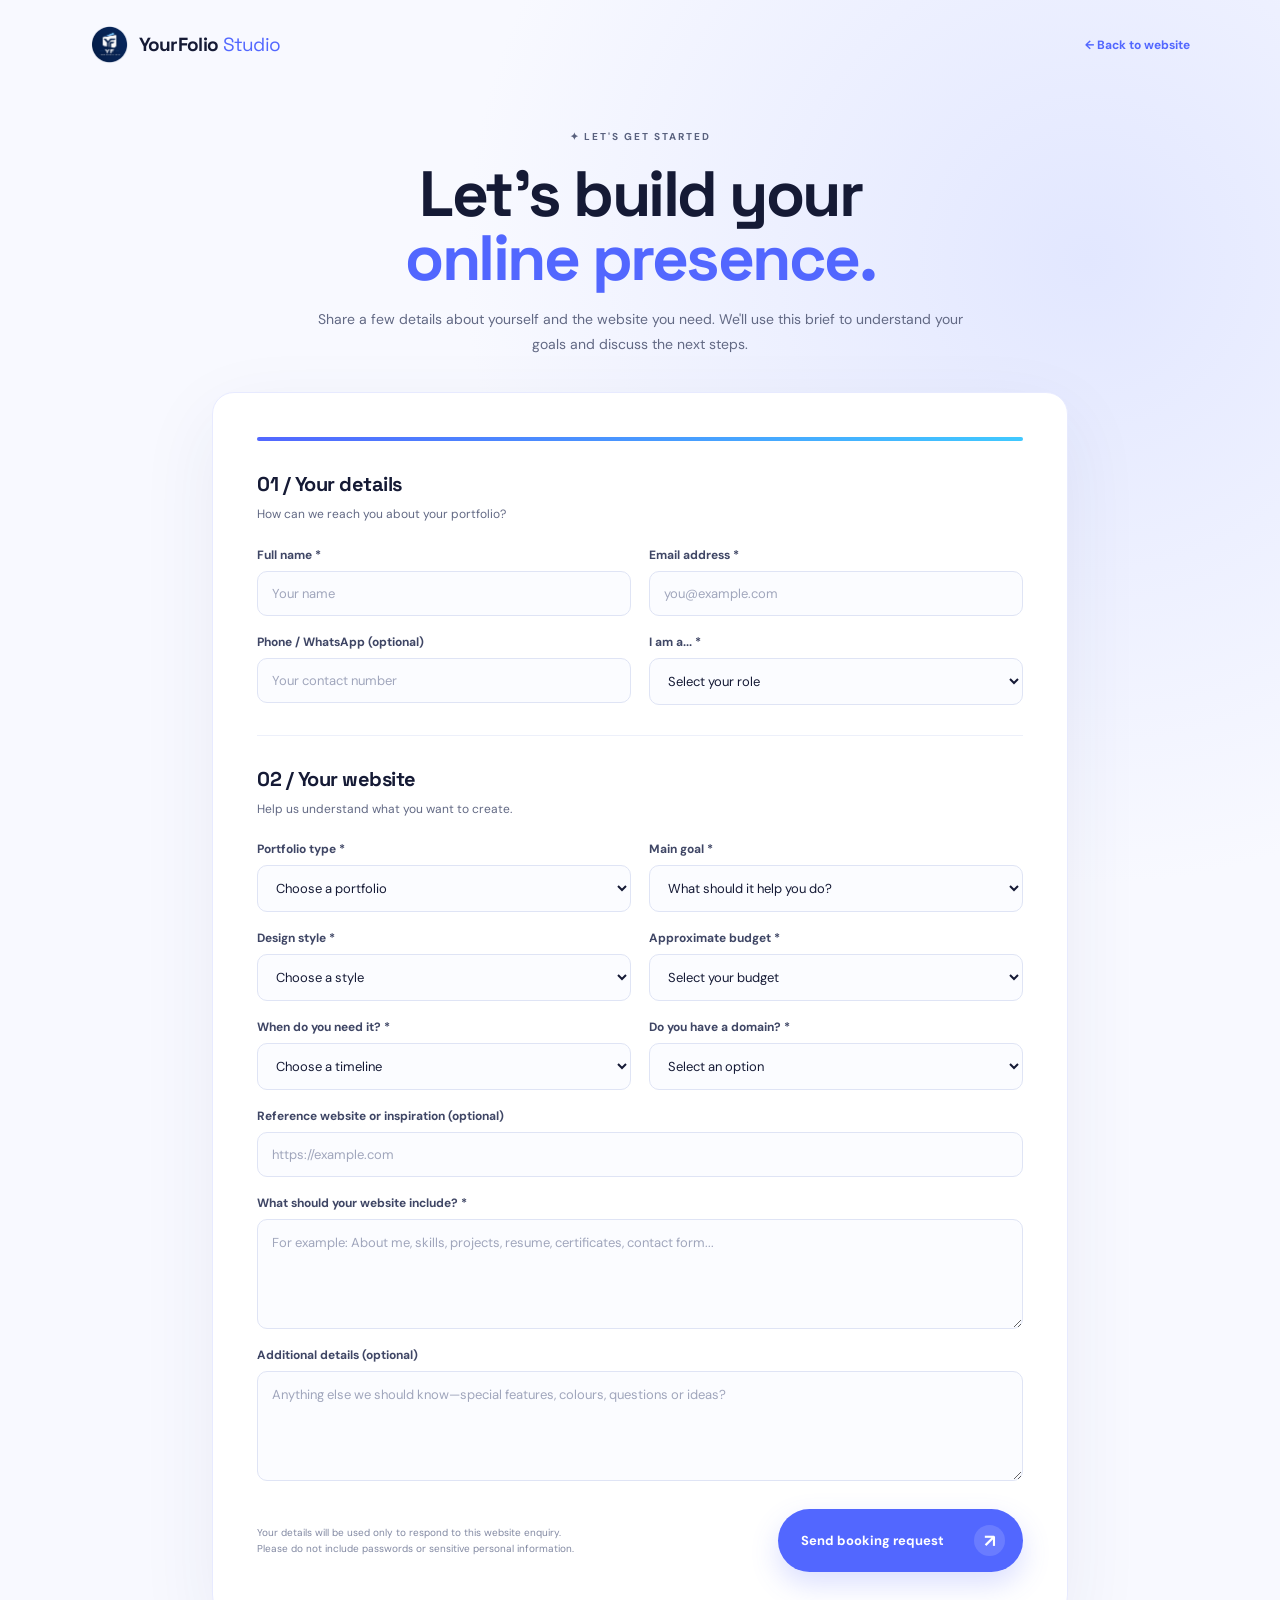
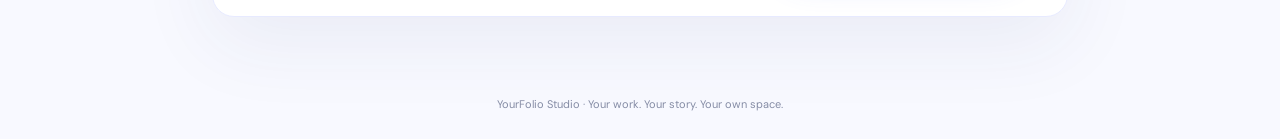
<file: booking.html>
<!DOCTYPE html>
<html lang="en">
<head>
  <meta charset="UTF-8">
  <meta name="viewport" content="width=device-width, initial-scale=1.0">
  <meta name="theme-color" content="#f8f9ff">
  <meta name="description" content="Tell YourFolio Studio about the portfolio website you want to build.">
  <title>Book a Website — YourFolio Studio</title>
  <link rel="preconnect" href="https://fonts.googleapis.com">
  <link rel="preconnect" href="https://fonts.gstatic.com" crossorigin>
  <link href="https://fonts.googleapis.com/css2?family=DM+Sans:wght@400;500;600;700&family=Space+Grotesk:wght@400;500;600;700&display=swap" rel="stylesheet">
  <link rel="stylesheet" href="project.css">
  <script src="script.js" defer></script>
</head>
<body class="booking-page">
  <header class="booking-top"><a class="brand" href="index.html"><img class="brand-logo" src="assets/yf-logo.png" alt=""><span class="brand-name">YourFolio <span>Studio</span></span></a><a class="back-home" href="index.html">← Back to website</a></header>
  <main class="booking-wrap">
    <div class="booking-heading"><span class="section-kicker">✦ LET'S GET STARTED</span><h1>Let's build your<br><span>online presence.</span></h1><p>Share a few details about yourself and the website you need. We'll use this brief to understand your goals and discuss the next steps.</p></div>
    <!-- FormSubmit sends responses to the studio email. First-time setup may require email activation. -->
    <form class="booking-form" id="bookingForm" action="https://formsubmit.co/yourfoliostudio@gmail.com" method="POST">
      <input type="hidden" name="_subject" value="New YourFolio Studio website booking">
      <input type="hidden" name="_template" value="table">
      <input type="hidden" name="_captcha" value="true">
      <div class="form-progress"><span></span></div>
      <h2 class="form-section-title">01 / Your details</h2><p class="form-section-help">How can we reach you about your portfolio?</p>
      <div class="form-grid">
        <div class="form-field"><label for="fullName">Full name *</label><input id="fullName" name="Full name" type="text" placeholder="Your name" autocomplete="name" required></div>
        <div class="form-field"><label for="email">Email address *</label><input id="email" name="Email" type="email" placeholder="you@example.com" autocomplete="email" required></div>
        <div class="form-field"><label for="phone">Phone / WhatsApp (optional)</label><input id="phone" name="Phone or WhatsApp" type="tel" placeholder="Your contact number" autocomplete="tel"></div>
        <div class="form-field"><label for="role">I am a... *</label><select id="role" name="I am a" required><option value="" disabled selected>Select your role</option><option>Student</option><option>Job seeker</option><option>Working professional</option><option>Freelancer</option><option>Creator / Artist</option><option>Business owner</option><option>Other</option></select></div>
      </div>
      <div class="form-divider"></div>
      <h2 class="form-section-title">02 / Your website</h2><p class="form-section-help">Help us understand what you want to create.</p>
      <div class="form-grid">
        <div class="form-field"><label for="portfolioType">Portfolio type *</label><select id="portfolioType" name="Portfolio type" required><option value="" disabled selected>Choose a portfolio</option><option>Student Portfolio</option><option>Professional Portfolio</option><option>Freelancer Portfolio</option><option>Creative / Personal Brand</option><option>Not sure yet</option></select></div>
        <div class="form-field"><label for="purpose">Main goal *</label><select id="purpose" name="Main goal" required><option value="" disabled selected>What should it help you do?</option><option>Get internships</option><option>Apply for jobs</option><option>Showcase projects and skills</option><option>Find freelance clients</option><option>Build a personal brand</option><option>Other</option></select></div>
        <div class="form-field"><label for="style">Design style *</label><select id="style" name="Preferred design style" required><option value="" disabled selected>Choose a style</option><option>Clean and minimal</option><option>Modern and futuristic</option><option>Creative and colourful</option><option>Dark and bold</option><option>Professional and formal</option><option>Please recommend one</option></select></div>
        <div class="form-field"><label for="budget">Approximate budget *</label><select id="budget" name="Approximate budget" required><option value="" disabled selected>Select your budget</option><option>Student / starter budget</option><option>₹1,000–₹2,500</option><option>₹2,500–₹5,000</option><option>₹5,000+</option><option>Need guidance first</option></select></div>
        <div class="form-field"><label for="timeline">When do you need it? *</label><select id="timeline" name="Timeline" required><option value="" disabled selected>Choose a timeline</option><option>As soon as possible</option><option>Within 1–2 weeks</option><option>Within a month</option><option>Flexible / just exploring</option></select></div>
        <div class="form-field"><label for="domain">Do you have a domain? *</label><select id="domain" name="Domain status" required><option value="" disabled selected>Select an option</option><option>Yes, I have a domain</option><option>No, I need help with it</option><option>Not sure what a domain is</option></select></div>
        <div class="form-field full"><label for="reference">Reference website or inspiration (optional)</label><input id="reference" name="Reference website or inspiration" type="url" placeholder="https://example.com"></div>
        <div class="form-field full"><label for="content">What should your website include? *</label><textarea id="content" name="Website content and sections" placeholder="For example: About me, skills, projects, resume, certificates, contact form..." required></textarea></div>
        <div class="form-field full"><label for="extra">Additional details (optional)</label><textarea id="extra" name="Additional details" placeholder="Anything else we should know—special features, colours, questions or ideas?"></textarea></div>
      </div>
      <div class="form-submit-row"><p class="form-privacy">Your details will be used only to respond to this website enquiry. Please do not include passwords or sensitive personal information.</p><button class="hero-cta form-submit" type="submit"><span>Send booking request</span><span class="cta-arrow">↗</span></button></div>
      <p class="form-note" id="formNote" role="status" aria-live="polite"></p>
    </form>
  </main>
  <footer class="booking-footer">YourFolio Studio · Your work. Your story. Your own space.</footer>
</body>
</html>
</file>
<file: project.css>
:root{--paper:#f8f9ff;--ink:#151a35;--muted:#626984;--blue:#5267ff;--cyan:#40c9ff;--violet:#a66bff;--line:rgba(21,26,53,.12);--white:#fff;--shadow:0 24px 70px rgba(41,51,111,.13)}
*{box-sizing:border-box}html{scroll-behavior:smooth;scroll-padding-top:90px}body{margin:0;background:var(--paper);color:var(--ink);font-family:'DM Sans',sans-serif;overflow-x:hidden}body,button,a,input,select,textarea{font-family:'DM Sans',sans-serif}a{color:inherit;text-decoration:none}button,input,select,textarea{font:inherit}button,a{-webkit-tap-highlight-color:transparent}img{max-width:100%;display:block}.navbar{height:82px;padding:0 6.2%;display:flex;align-items:center;justify-content:space-between;position:sticky;top:0;z-index:100;background:rgba(248,249,255,.86);backdrop-filter:blur(18px);border-bottom:1px solid rgba(21,26,53,.07)}.brand{display:flex;align-items:center;gap:10px;min-width:0}.brand-logo{width:39px;height:39px;object-fit:contain}.brand-name{font-family:'Space Grotesk',sans-serif;font-size:19px;font-weight:700;letter-spacing:-.7px}.brand-name span{font-weight:400;color:var(--blue)}.nav-menu{display:flex;align-items:center;gap:34px}.nav-link{font-size:13px;font-weight:600;color:#535a77;transition:color .25s ease}.nav-link:hover{color:var(--blue)}.nav-book{display:inline-flex;align-items:center;gap:22px;background:var(--ink);color:white;border-radius:999px;padding:13px 18px;font-size:12px;font-weight:700;transition:transform .25s ease,background .25s ease,box-shadow .25s ease}.nav-book:hover{transform:translateY(-2px);background:var(--blue);box-shadow:0 10px 24px #5267ff35}.nav-book span{font-size:17px}.menu-toggle{display:none;background:none;border:0;padding:10px;cursor:pointer}.menu-toggle span{display:block;width:24px;height:2px;background:var(--ink);margin:6px;transition:transform .25s ease}.menu-toggle.active span:first-child{transform:translateY(4px) rotate(45deg)}.menu-toggle.active span:last-child{transform:translateY(-4px) rotate(-45deg)}
.hero{position:relative;min-height:calc(100svh - 82px);padding:70px 8% 65px;display:grid;grid-template-columns:1fr 1fr;align-items:center;gap:3%;isolation:isolate;overflow:hidden}.hero-background{position:absolute;inset:0;z-index:-2;overflow:hidden}.grid-pattern{position:absolute;inset:0;background-image:linear-gradient(rgba(82,103,255,.045) 1px,transparent 1px),linear-gradient(90deg,rgba(82,103,255,.045) 1px,transparent 1px);background-size:52px 52px;mask-image:linear-gradient(to bottom,black,transparent 90%)}.gradient-blob{position:absolute;border-radius:50%;filter:blur(3px);animation:blobFloat 12s ease-in-out infinite alternate}.blob-one{width:410px;height:410px;background:radial-gradient(circle,#a66bff24,transparent 70%);top:-120px;left:-100px}.blob-two{width:520px;height:520px;background:radial-gradient(circle,#40c9ff25,transparent 70%);right:-150px;bottom:-190px;animation-delay:-4s}.hero-content{position:relative;z-index:2;max-width:620px;padding-bottom:35px}.eyebrow,.section-kicker{display:inline-flex;align-items:center;gap:10px;font-size:10px;font-weight:700;letter-spacing:2px;color:#59617e}.status-dot,.caption-dot{width:7px;height:7px;background:#5fdaae;border-radius:50%;box-shadow:0 0 0 5px #5fdaae20}.hero-title,.section-heading h2,.about-copy h2,.final-cta h2{font-family:'Space Grotesk',sans-serif;font-weight:600;letter-spacing:-3.5px;line-height:.99;margin:25px 0;font-size:clamp(48px,6.2vw,83px)}.hero-title span,.section-heading h2 span,.about-copy h2 span,.final-cta h2 span{color:var(--blue)}.hero-description{max-width:450px;color:var(--muted);font-size:16px;line-height:1.8;margin:25px 0 29px}.hero-cta{display:inline-flex;align-items:center;justify-content:space-between;gap:30px;padding:16px 18px 16px 23px;border-radius:999px;background:var(--blue);color:white;font-size:13px;font-weight:700;box-shadow:0 12px 28px #5267ff35;transition:transform .3s ease,box-shadow .3s ease,background .3s ease}.hero-cta:hover{transform:translateY(-4px);background:#394fe9;box-shadow:0 17px 34px #5267ff50}.cta-arrow{display:grid;place-items:center;background:#ffffff24;border-radius:50%;width:31px;height:31px;font-size:18px}.hero-trust{display:flex;align-items:center;gap:12px;margin-top:31px}.trust-line{width:34px;height:1px;background:#9da5c3}.hero-trust p{font-size:11px;color:#737b96}.hero-visual{position:relative;height:min(570px,65vw);min-height:380px;max-height:600px;display:grid;place-items:center}.visual-glow{position:absolute;width:85%;aspect-ratio:1;border-radius:50%;background:radial-gradient(circle,#5267ff19,transparent 68%);filter:blur(8px)}#hero-canvas{position:absolute;inset:0;width:100%;height:100%;z-index:2}.hero-fallback{position:absolute;inset:0;display:grid;place-items:center;transition:opacity .5s ease;z-index:1}.webgl-ready .hero-fallback{opacity:0;pointer-events:none}.webgl-failed #hero-canvas{display:none}.fallback-orbit{position:absolute;border:1px solid #8c9bff70;border-radius:50%;width:85%;height:55%;transform:rotate(-28deg);animation:orbitSpin 28s linear infinite}.fallback-orbit.orbit-two{width:65%;height:90%;transform:rotate(52deg);border-color:#40c9ff70;animation-direction:reverse}.fallback-card{position:absolute;width:64%;max-width:330px;min-height:220px;border:1px solid #ffffffb8;border-radius:18px;background:#ffffffd9;box-shadow:var(--shadow);padding:23px;backdrop-filter:blur(15px)}.fallback-card-back{transform:translate(36px,-36px) rotate(8deg);background:linear-gradient(145deg,#cdd6ff,#f4f7ff)}.fallback-card-front{transform:translate(-12px,20px) rotate(-5deg);animation:floatCard 5s ease-in-out infinite}.fallback-card>span{font-size:9px;letter-spacing:2px;font-weight:700;color:#5267ff}.fallback-card strong{display:block;font-family:'Space Grotesk',sans-serif;font-size:30px;line-height:1.05;margin:30px 0}.fallback-lines{height:55px;border-radius:8px;background:repeating-linear-gradient(to bottom,#a4b0e8 0 3px,transparent 3px 13px)}.fallback-card-bottom{display:flex;justify-content:space-between;font-size:9px;font-weight:700;letter-spacing:1px;color:#67708c}.floating-chip{position:absolute;padding:11px 15px;background:white;border:1px solid var(--line);border-radius:999px;font-size:9px;font-weight:700;letter-spacing:1px;box-shadow:0 10px 28px #151a3512;animation:floatCard 4s ease-in-out infinite}.chip-top{top:18%;left:1%}.chip-bottom{bottom:16%;right:0;animation-delay:-2s}.visual-caption{position:absolute;bottom:1%;right:5%;font-size:11px;font-weight:600;color:#777f9b}.visual-caption span{color:var(--blue)}.hero-bottom{position:absolute;bottom:20px;left:8%;right:8%;display:flex;justify-content:space-between;align-items:center;font-size:9px;letter-spacing:1.7px;color:#8289a2}.scroll-cue{font-weight:700}.scroll-cue span{color:var(--blue);font-size:16px;margin-left:8px}
.section-pad{padding:115px 8%}.section-container{max-width:1180px;margin:auto}.section-heading{max-width:600px;margin-bottom:30px}.section-heading h2,.about-copy h2{font-size:clamp(42px,5vw,64px);letter-spacing:-2.7px;margin:20px 0}.section-heading>p,.about-copy p{color:var(--muted);font-size:15px;line-height:1.85;max-width:570px}.services-section{position:relative;overflow:hidden;background:linear-gradient(180deg,#f0f3ff 0%,#f8f9ff 100%)}.services-showcase{height:420px;max-width:850px;margin:20px auto 70px;position:relative;display:grid;place-items:center;perspective:1000px;isolation:isolate}.showcase-glow{position:absolute;width:360px;height:300px;border-radius:50%;background:radial-gradient(circle,#7e8bff40,transparent 68%);filter:blur(8px);animation:glowPulse 5s ease-in-out infinite}.showcase-orbit{position:absolute;width:480px;height:170px;border:1px solid #8795ff80;border-radius:50%;transform:rotate(-23deg);animation:orbitSpin 24s linear infinite}.showcase-orbit-two{width:370px;height:270px;transform:rotate(46deg);border-color:#40c9ff75;animation-direction:reverse}.portfolio-mockup{position:absolute;width:300px;height:230px;background:white;border:1px solid #e7eaff;border-radius:12px;box-shadow:0 25px 65px #2e3d8c24;overflow:hidden}.mockup-back{transform:translate(-70px,-5px) rotateY(17deg) rotateZ(-9deg);animation:backFloat 6s ease-in-out infinite}.mockup-front{transform:translate(55px,22px) rotateY(-10deg) rotateZ(5deg);animation:frontFloat 5.2s ease-in-out infinite}.mockup-top{height:26px;background:#f8f9ff;border-bottom:1px solid #edf0ff;display:flex;align-items:center;gap:4px;padding:0 9px}.mockup-top i{width:5px;height:5px;border-radius:50%;background:#b7c0e9}.mockup-top small{margin-left:auto;font-size:7px;font-weight:700;letter-spacing:1px;color:#6d7697}.mockup-back-content{padding:22px}.mockup-avatar{width:44px;height:44px;border-radius:50%;background:linear-gradient(135deg,#a8b4ff,#5c6cff);margin-bottom:15px}.mockup-line{height:7px;width:70%;background:#e5e9ff;border-radius:5px;margin:8px 0}.mockup-line.short{width:42%}.mockup-projects{display:flex;gap:8px;margin-top:22px}.mockup-projects i{height:42px;flex:1;border-radius:5px;background:linear-gradient(140deg,#dce2ff,#f3f5ff)}.mockup-front-content{padding:17px 22px}.mockup-eyebrow,.art-label{font-size:7px;letter-spacing:1.5px;color:var(--blue);font-weight:700}.mockup-front-content h3{font-family:'Space Grotesk',sans-serif;font-size:27px;line-height:.98;letter-spacing:-1px;margin:12px 0 8px}.mockup-front-content h3 span{color:var(--blue)}.mockup-front-content p{font-size:8px;color:#727b99}.mockup-action{display:inline-block;background:var(--ink);color:white;border-radius:4px;padding:7px 9px;font-size:7px;font-weight:700;margin-top:5px}.mockup-bottom{display:flex;justify-content:space-between;border-top:1px solid #edf0ff;margin-top:13px;padding-top:9px;font-size:6px;color:#8189a3;letter-spacing:.6px}.floating-tag{position:absolute;background:#fff;border:1px solid #e9ecff;border-radius:999px;padding:12px 17px;font-size:11px;font-weight:700;box-shadow:0 12px 30px #34407815;animation:floatCard 4s ease-in-out infinite}.tag-student{top:50px;left:9%;color:#4e61f2}.tag-creative{top:105px;right:6%;animation-delay:-1.5s;color:#7c53d8}.tag-career{bottom:50px;left:17%;animation-delay:-2.4s}.showcase-caption{position:absolute;bottom:6px;font-size:9px;font-weight:700;letter-spacing:2px;color:#777f9b;display:flex;align-items:center;gap:10px}.caption-dot{width:6px;height:6px}.services-grid{display:grid;grid-template-columns:repeat(3,minmax(0,1fr));gap:22px}.service-card{position:relative;overflow:hidden;background:#fff;border:1px solid #e8ebf7;border-radius:19px;padding:23px;box-shadow:0 8px 30px #1e2a6510;transition:transform .35s ease,box-shadow .35s ease,border-color .35s ease}.service-card:hover{transform:translateY(-9px);box-shadow:0 24px 45px #1e2a6518;border-color:#c7ceff}.service-card-top{display:flex;justify-content:space-between;align-items:center}.service-number{font-size:9px;font-weight:700;letter-spacing:1.2px;color:#7e86a3}.service-symbol{font-size:22px;color:var(--blue)}.service-art{height:190px;margin:20px 0 24px;border-radius:12px;display:grid;place-items:center;overflow:hidden;position:relative}.student-art{background:linear-gradient(135deg,#e9edff,#f8f6ff)}.professional-art{background:linear-gradient(135deg,#e2f7ff,#f5faff)}.freelancer-art{background:linear-gradient(135deg,#f2e7ff,#fff5fb)}.art-paper,.professional-paper,.freelancer-paper{position:relative;width:142px;height:160px;background:#fff;border-radius:5px;padding:16px;box-shadow:0 16px 32px #3b477b20;transform:rotate(-5deg);transition:transform .4s ease}.service-card:hover .art-paper{transform:rotate(0) scale(1.05)}.art-paper strong,.professional-paper strong,.freelancer-paper strong{display:block;font-family:'Space Grotesk',sans-serif;font-size:25px;line-height:.98;margin-top:14px;letter-spacing:-1px}.art-line{height:3px;width:80%;background:#c9d0ff;margin-top:13px}.art-line.small{width:50%;margin-top:6px}.art-sticker{position:absolute;right:-17px;bottom:16px;background:var(--blue);color:white;font-size:7px;font-weight:700;letter-spacing:1px;padding:7px;transform:rotate(9deg)}.professional-paper{transform:rotate(5deg);width:160px}.professional-paper strong{font-size:29px}.professional-pill{font-size:7px;background:#dff7ff;color:#236a9c;padding:7px;border-radius:99px;margin-top:18px;display:inline-block}.freelancer-paper{transform:rotate(-3deg);width:175px}.freelancer-paper strong{font-size:26px}.freelancer-bubble{background:#a66bff;color:white;font-size:7px;letter-spacing:.5px;padding:8px;border-radius:8px;margin-top:16px;display:inline-block}.service-card h3{font-family:'Space Grotesk',sans-serif;font-size:21px;letter-spacing:-.6px;margin:0 0 10px}.service-card>p{font-size:13px;line-height:1.8;color:var(--muted);min-height:70px}.service-link,.text-link{display:inline-flex;align-items:center;gap:18px;margin-top:14px;color:var(--blue);font-size:12px;font-weight:700}.service-link span,.text-link span{font-size:17px;transition:transform .25s ease}.service-link:hover span,.text-link:hover span{transform:translate(3px,-3px)}.services-footer{display:flex;align-items:center;justify-content:space-between;margin-top:36px;padding-top:23px;border-top:1px solid var(--line)}.services-footer p{font-size:13px;color:var(--muted)}.services-footer a{font-size:13px;font-weight:700;color:var(--blue)}.services-footer a span{font-size:17px;margin-left:8px}
.work-section{background:#fff}.work-section .section-heading{margin-bottom:45px}.work-grid{display:grid;grid-template-columns:repeat(3,minmax(0,1fr));gap:22px}.work-card{min-width:0}.work-preview{height:300px;border-radius:15px;position:relative;overflow:hidden;padding:23px;display:flex;flex-direction:column;justify-content:space-between;isolation:isolate;transition:transform .35s ease}.work-card:hover .work-preview{transform:translateY(-6px)}.work-preview>span,.work-preview>small{font-size:8px;letter-spacing:1.3px;font-weight:700}.work-preview strong{font-family:'Space Grotesk',sans-serif;font-size:clamp(25px,3vw,38px);letter-spacing:-1.6px;line-height:1.02;z-index:2}.preview-blue{background:linear-gradient(145deg,#dce3ff,#f1f4ff);color:#1a2454}.preview-blue>span,.preview-blue>small{color:#626fbd}.preview-orb{position:absolute;width:210px;height:210px;border-radius:50%;right:-40px;top:65px;background:linear-gradient(135deg,#657cff,#a7b1ff);box-shadow:inset -20px -15px 35px #3445c755;z-index:-1}.preview-lilac{background:linear-gradient(145deg,#e9dfff,#f8f3ff);color:#36205b}.preview-lilac>span,.preview-lilac>small{color:#9271b7}.preview-shape{position:absolute;width:180px;height:210px;right:15px;top:50px;background:linear-gradient(145deg,#bc9aff,#f5b5df);border-radius:48% 52% 35% 65%/54% 35% 65% 46%;transform:rotate(25deg);z-index:-1}.preview-dark{background:linear-gradient(145deg,#141a36,#303b71);color:white}.preview-dark>span,.preview-dark>small{color:#aab6ff}.preview-bars{position:absolute;right:20px;top:75px;width:120px;display:flex;flex-direction:column;gap:12px;transform:rotate(-8deg)}.preview-bars i{height:24px;border-radius:5px;background:linear-gradient(90deg,#5267ff,#40c9ff)}.preview-bars i:nth-child(2){width:75%;margin-left:25px;background:linear-gradient(90deg,#a66bff,#f0a8de)}.preview-bars i:nth-child(3){width:55%;margin-left:45px}.work-card-info{display:flex;justify-content:space-between;align-items:flex-start;padding:18px 3px}.work-card-info h3{font-family:'Space Grotesk',sans-serif;font-size:17px;margin:0 0 6px}.work-card-info p,.work-note{font-size:12px;color:var(--muted);margin:0}.work-card-info>span{font-size:10px;font-weight:700;color:#8b92ad}.work-note{margin-top:25px;text-align:center}.about-section{background:#f0f3ff}.about-layout{display:grid;grid-template-columns:.8fr 1.2fr;align-items:center;gap:9%}.about-stamp{width:min(330px,100%);aspect-ratio:1;border:1px solid #aab4ff;border-radius:50%;display:grid;place-items:center;position:relative;margin:auto;background:radial-gradient(circle,#fff 0 42%,#e2e7ff 43% 44%,transparent 45%)}.stamp-ring{position:absolute;inset:15px;border:1px dashed #8d9aff;border-radius:50%;display:grid;place-items:start center;padding-top:20px;font-size:9px;font-weight:700;letter-spacing:2px;color:#6a75c4;animation:orbitSpin 35s linear infinite}.stamp-center{font-family:'Space Grotesk',sans-serif;font-size:64px;font-weight:700;letter-spacing:-5px}.stamp-center span{color:var(--blue);font-size:28px;vertical-align:top;margin-left:5px}.about-copy h2{font-size:clamp(39px,4.7vw,58px)}.about-copy p{font-size:14px}.final-cta{position:relative;overflow:hidden;background:#151a35;color:white;text-align:center;padding:100px 8%;isolation:isolate}.final-cta-glow{position:absolute;z-index:-1;left:50%;top:-260px;transform:translateX(-50%);width:700px;height:600px;border-radius:50%;background:radial-gradient(circle,#5267ff65,transparent 70%)}.final-cta-inner{max-width:700px;margin:auto}.final-cta .section-kicker{color:#b6beff}.final-cta h2{font-size:clamp(48px,6vw,76px);margin:24px 0}.final-cta h2 span{color:#8f9aff}.final-cta p{font-size:14px;line-height:1.8;color:#c0c5dd;margin:0 auto 28px;max-width:450px}.site-footer{padding:35px 8% 28px;display:flex;align-items:center;justify-content:space-between;gap:20px;flex-wrap:wrap;background:#fff;border-top:1px solid var(--line)}.footer-brand .brand-logo{width:31px;height:31px}.footer-brand .brand-name{font-size:16px}.site-footer>p{font-size:11px;color:var(--muted)}.footer-links{display:flex;gap:18px;flex-wrap:wrap}.footer-links a{font-size:11px;color:#626984;transition:color .2s ease}.footer-links a:hover{color:var(--blue)}.site-footer>small{width:100%;padding-top:20px;border-top:1px solid var(--line);font-size:10px;color:#8a91aa}.sticky-contact{position:fixed;z-index:120;right:22px;bottom:22px;display:flex;align-items:center;gap:10px;padding:10px 15px 10px 10px;border:1px solid #ffffff55;border-radius:999px;background:var(--ink);color:#fff;box-shadow:0 12px 32px #151a3545;font-size:12px;font-weight:700;transition:transform .25s ease,background .25s ease,box-shadow .25s ease;animation:contactAppear .8s .8s both}.sticky-contact:hover{transform:translateY(-4px);background:var(--blue);box-shadow:0 16px 34px #5267ff55}.contact-icon{width:32px;height:32px;display:grid;place-items:center;background:#ffffff20;border-radius:50%;font-size:17px}.contact-arrow{font-size:16px;color:#aab4ff}
/* Booking page */
.booking-page{min-height:100vh;background:radial-gradient(circle at 85% 15%,#e2e7ff 0,transparent 34%),var(--paper)}.booking-top{padding:25px 7%;display:flex;align-items:center;justify-content:space-between}.back-home{font-size:12px;font-weight:700;color:var(--blue)}.booking-wrap{max-width:900px;margin:35px auto 80px;padding:0 22px}.booking-heading{text-align:center;max-width:650px;margin:0 auto 35px}.booking-heading h1{font-family:'Space Grotesk',sans-serif;font-size:clamp(40px,6vw,64px);letter-spacing:-2.5px;line-height:1;margin:17px 0}.booking-heading h1 span{color:var(--blue)}.booking-heading p{font-size:14px;line-height:1.8;color:var(--muted)}.booking-form{background:#fff;border:1px solid #e7eaff;border-radius:22px;padding:clamp(22px,5vw,44px);box-shadow:0 25px 80px #29366d12;animation:formRise .65s ease both}.form-progress{height:4px;background:#edf0ff;border-radius:9px;margin-bottom:30px;overflow:hidden}.form-progress span{display:block;width:100%;height:100%;background:linear-gradient(90deg,var(--blue),var(--cyan));transform-origin:left;animation:progressGrow 1s ease both}.form-section-title{font-family:'Space Grotesk',sans-serif;font-size:20px;letter-spacing:-.5px;margin:0 0 7px}.form-section-help{font-size:12px;color:var(--muted);margin:0 0 22px;line-height:1.7}.form-grid{display:grid;grid-template-columns:repeat(2,minmax(0,1fr));gap:18px}.form-field{display:flex;flex-direction:column;gap:8px;min-width:0}.form-field.full{grid-column:1/-1}.form-field label{font-size:12px;font-weight:700;color:#3f4665}.form-field input,.form-field select,.form-field textarea{width:100%;border:1px solid #dfe4f5;border-radius:10px;padding:13px 14px;background:#fbfcff;color:var(--ink);outline:none;font-size:13px;transition:border-color .25s ease,box-shadow .25s ease,background .25s ease}.form-field textarea{min-height:110px;resize:vertical;line-height:1.6}.form-field input:focus,.form-field select:focus,.form-field textarea:focus{border-color:#7181ff;box-shadow:0 0 0 4px #5267ff15;background:white}.form-field input::placeholder,.form-field textarea::placeholder{color:#a0a6bc}.form-divider{height:1px;background:#edf0fa;margin:30px 0}.form-submit-row{display:flex;align-items:center;justify-content:space-between;gap:20px;margin-top:28px}.form-privacy{font-size:10px;line-height:1.6;color:#8289a2;max-width:330px}.form-submit{border:0;cursor:pointer}.form-note{display:none;margin-top:18px;border-radius:10px;background:#eefbf6;color:#23745c;padding:13px 15px;font-size:12px;line-height:1.6}.form-note.show{display:block}.booking-footer{text-align:center;font-size:11px;color:#858ca5;padding:0 20px 28px}.required-note{font-size:10px;color:#7f87a2;margin-bottom:20px}
.reveal{opacity:0;transform:translateY(24px);transition:opacity .7s ease,transform .7s cubic-bezier(.2,.7,.2,1)}.reveal.is-visible{opacity:1;transform:translateY(0)}.service-card:nth-child(2),.work-card:nth-child(2){transition-delay:.08s}.service-card:nth-child(3),.work-card:nth-child(3){transition-delay:.16s}
@keyframes blobFloat{to{transform:translate(35px,30px) scale(1.1)}}@keyframes orbitSpin{to{transform:rotate(337deg)}}@keyframes floatCard{0%,100%{translate:0 0}50%{translate:0 -12px}}@keyframes backFloat{0%,100%{translate:0 0;rotate:0deg}50%{translate:-4px -9px;rotate:-1deg}}@keyframes frontFloat{0%,100%{translate:0 0;rotate:0deg}50%{translate:4px -10px;rotate:1deg}}@keyframes glowPulse{0%,100%{opacity:.65;scale:1}50%{opacity:1;scale:1.1}}@keyframes contactAppear{from{opacity:0;transform:translateY(20px)}to{opacity:1;transform:translateY(0)}}@keyframes formRise{from{opacity:0;transform:translateY(18px)}to{opacity:1;transform:translateY(0)}}@keyframes progressGrow{from{transform:scaleX(0)}to{transform:scaleX(1)}}
@media(max-width:980px){.hero{padding-left:6%;padding-right:6%;gap:0}.hero-title{font-size:clamp(48px,7vw,68px)}.section-pad{padding:90px 6%}.services-grid,.work-grid{gap:15px}.service-card{padding:18px}.service-art{height:165px}.work-preview{height:260px;padding:18px}.about-layout{gap:5%}.about-stamp{max-width:280px}}
@media(max-width:760px){.navbar{height:72px;padding:0 5%}.brand-logo{width:34px;height:34px}.brand-name{font-size:17px}.menu-toggle{display:block;z-index:3}.nav-menu{position:absolute;top:71px;left:0;right:0;padding:20px 6% 25px;background:rgba(248,249,255,.98);border-bottom:1px solid var(--line);box-shadow:0 20px 30px #1d2b6510;display:flex;flex-direction:column;align-items:stretch;gap:0;opacity:0;visibility:hidden;transform:translateY(-10px);transition:opacity .25s ease,visibility .25s ease,transform .25s ease}.nav-menu.open{opacity:1;visibility:visible;transform:translateY(0)}.nav-link{padding:14px 0;border-bottom:1px solid #e9ecf7}.nav-book{justify-content:space-between;margin-top:16px}.hero{min-height:auto;padding:65px 6% 70px;grid-template-columns:1fr;gap:0}.hero-content{padding-bottom:0}.hero-title{font-size:clamp(49px,11vw,72px);letter-spacing:-2.8px;margin:22px 0}.hero-description{font-size:14px;max-width:500px}.hero-visual{height:420px;min-height:0;margin-top:0}.hero-bottom{left:6%;right:6%;bottom:18px;font-size:8px;letter-spacing:1px}.visual-caption{bottom:0}.section-pad{padding:78px 6%}.section-heading h2,.about-copy h2{font-size:clamp(42px,9vw,58px)}.services-showcase{height:370px;margin-bottom:45px}.portfolio-mockup{width:260px;height:210px}.mockup-front{transform:translate(28px,22px) rotateZ(4deg)}.mockup-back{transform:translate(-42px,-5px) rotateZ(-7deg)}.showcase-orbit{width:350px;height:130px}.showcase-orbit-two{width:280px;height:230px}.tag-student{left:0;top:35px}.tag-creative{right:0;top:100px}.tag-career{left:5%;bottom:42px}.services-grid,.work-grid{grid-template-columns:1fr;gap:18px}.service-card{padding:22px}.service-art{height:205px}.service-card>p{min-height:0}.work-preview{height:300px}.about-layout{grid-template-columns:1fr;gap:50px}.about-stamp{width:240px}.about-copy{text-align:left}.final-cta{padding:80px 6%}.site-footer{padding:30px 6%;gap:15px}.site-footer>p{width:100%;order:2;margin:0}.footer-links{order:3}.site-footer>small{order:4}.sticky-contact{right:14px;bottom:14px}.booking-top{padding:20px 5%}.booking-wrap{margin:20px auto 55px}.booking-heading h1{letter-spacing:-1.8px}}
@media(max-width:480px){.eyebrow{font-size:8px;letter-spacing:1.3px}.hero-title{font-size:49px}.hero-visual{height:350px;margin-top:8px}.fallback-card{width:70%;min-height:190px;padding:18px}.fallback-card strong{font-size:26px;margin:24px 0}.chip-top{top:12%;left:0}.chip-bottom{right:0;bottom:10%}.hero-bottom>span{max-width:135px;line-height:1.5}.scroll-cue{font-size:7px}.services-showcase{height:330px}.portfolio-mockup{width:220px;height:190px}.mockup-front-content{padding:13px 16px}.mockup-front-content h3{font-size:24px}.mockup-front{transform:translate(20px,18px) rotateZ(4deg)}.mockup-back{transform:translate(-25px,-4px) rotateZ(-7deg)}.showcase-orbit{width:280px;height:105px}.showcase-orbit-two{width:240px;height:200px}.floating-tag{font-size:9px;padding:9px 11px}.tag-student{top:25px}.tag-creative{top:90px}.tag-career{bottom:35px}.showcase-caption{font-size:7px;letter-spacing:1.2px}.services-footer{align-items:flex-start;flex-direction:column;gap:5px}.about-stamp{width:210px}.stamp-center{font-size:52px}.footer-links{gap:13px}.sticky-contact{gap:7px;padding:8px 11px 8px 8px;font-size:11px}.contact-icon{width:29px;height:29px}.form-grid{grid-template-columns:1fr;gap:15px}.form-field.full{grid-column:auto}.form-submit-row{align-items:stretch;flex-direction:column}.form-submit{justify-content:center}.booking-heading h1{font-size:43px}.booking-form{border-radius:16px;padding:22px 17px}}
@media(prefers-reduced-motion:reduce){*,*::before,*::after{scroll-behavior:auto!important;animation-duration:.01ms!important;animation-iteration-count:1!important;transition-duration:.01ms!important}.reveal{opacity:1;transform:none}.hero-fallback,.showcase-orbit,.floating-tag,.portfolio-mockup,.showcase-glow{animation:none!important}}

/* WORK SHOWCASE: paired desktop + phone previews */
.device-stage{height:310px;position:relative;overflow:hidden;border-radius:16px;padding:42px 16px 14px;isolation:isolate;perspective:900px}
.stage-blue{background:radial-gradient(circle at 25% 20%,#4c9cff55,transparent 45%),linear-gradient(135deg,#e7f1ff,#dbe3ff)}
.stage-lilac{background:radial-gradient(circle at 75% 20%,#c58cff66,transparent 42%),linear-gradient(135deg,#f3eaff,#ded7ff)}
.stage-dark{background:radial-gradient(circle at 65% 25%,#35d6d044,transparent 40%),linear-gradient(135deg,#172238,#263957)}
.device-label{position:absolute;top:15px;left:17px;font-size:8px;font-weight:700;letter-spacing:1.5px;color:#303958;z-index:3}
.stage-dark .device-label{color:#d6e3ff}
.device-desktop{position:absolute;left:6%;top:62px;width:77%;height:190px;border:5px solid #20263a;border-bottom-width:8px;border-radius:9px;background:#20263a;box-shadow:0 18px 32px #10142b2b;transform:rotateY(-7deg) rotateX(2deg);animation:deviceFloat 6s ease-in-out infinite}
.device-desktop:after{content:"";position:absolute;left:35%;right:35%;height:7px;bottom:-14px;background:#272e44;border-radius:0 0 5px 5px}
.device-browser{height:18px;background:#f5f6fc;display:flex;align-items:center;gap:4px;padding:0 7px;border-radius:3px 3px 0 0;color:#7c8299}
.device-browser i{width:4px;height:4px;border-radius:50%;background:#f28b91}.device-browser i:nth-child(2){background:#e9bd5c}.device-browser i:nth-child(3){background:#67c9a2}.device-browser span{font-size:6px;margin-left:8px}
.device-screen{height:calc(100% - 18px);position:relative;overflow:hidden;padding:12px 13px;color:white}
.screen-blue{background:linear-gradient(115deg,#10203f,#315f9a)}.screen-lilac{background:linear-gradient(115deg,#382858,#8766b8)}.screen-dark{background:linear-gradient(115deg,#07131d,#21464d)}
.screen-nav{position:relative;z-index:2;font-size:7px;font-weight:700;letter-spacing:.5px}.screen-nav span{float:right;font-size:5px;letter-spacing:.8px;opacity:.75}
.screen-copy{position:relative;z-index:2;margin-top:21px;max-width:76%}.screen-copy small,.phone-screen small{display:block;font-size:5px;letter-spacing:1.4px;opacity:.8;margin-bottom:7px}.screen-copy strong{display:block;font-size:23px;line-height:.95;letter-spacing:-1px}.screen-copy strong span,.phone-screen strong span{color:#7ce4df}.screen-copy p{font-size:7px;opacity:.8;margin:8px 0}.screen-copy b,.phone-screen b{display:inline-block;font-size:5px;letter-spacing:.7px;border:1px solid #ffffff75;border-radius:3px;padding:6px 7px;margin-top:2px}
.screen-sun{position:absolute;width:95px;height:95px;border-radius:50%;right:-14px;bottom:-25px;background:linear-gradient(135deg,#75dce5,#e3a6ff);box-shadow:0 0 35px #7ddfe855}.screen-shape{position:absolute;width:100px;height:115px;right:-9px;bottom:-30px;background:linear-gradient(135deg,#e8a7f8,#ffdc9e);border-radius:50% 50% 8px 8px;transform:rotate(22deg)}.screen-bars{position:absolute;right:14px;bottom:18px;display:flex;gap:4px;align-items:flex-end}.screen-bars i{display:block;width:13px;height:30px;background:#71d9d0;border-radius:3px}.screen-bars i:nth-child(2){height:44px;opacity:.75}.screen-bars i:nth-child(3){height:22px;opacity:.5}
.device-phone{position:absolute;z-index:2;right:7%;bottom:21px;width:82px;height:158px;border:4px solid #20263a;border-radius:15px;background:#20263a;padding:4px;box-shadow:0 15px 28px #10142b45;transform:rotate(5deg);animation:phoneFloat 5s ease-in-out infinite}
.phone-speaker{position:absolute;z-index:4;top:5px;left:50%;transform:translateX(-50%);width:23px;height:4px;border-radius:8px;background:#252b40}
.phone-screen{height:100%;border-radius:9px;overflow:hidden;position:relative;padding:25px 6px 7px;color:white}.phone-screen strong{position:relative;z-index:2;display:block;font-size:13px;line-height:1.03;letter-spacing:-.4px}.phone-screen p{position:relative;z-index:2;font-size:5px;line-height:1.4;opacity:.85;margin:7px 0}.phone-screen b{position:relative;z-index:2;font-size:4px;padding:5px}.phone-orb{position:absolute;width:60px;height:60px;right:-17px;bottom:-9px;border-radius:50%;background:linear-gradient(135deg,#8de5e4,#d0a6ff)}.phone-shape{position:absolute;width:54px;height:65px;right:-12px;bottom:-13px;border-radius:50% 50% 5px 5px;background:linear-gradient(135deg,#e8a7f8,#ffdc9e);transform:rotate(20deg)}.phone-bars{position:absolute;right:7px;bottom:10px;display:flex;gap:3px;align-items:flex-end}.phone-bars i{width:7px;height:15px;border-radius:2px;background:#71d9d0}.phone-bars i:nth-child(2){height:22px;opacity:.7}.phone-bars i:nth-child(3){height:11px;opacity:.5}
.work-card{min-width:0}.work-card-info{display:flex;justify-content:space-between;gap:15px;align-items:flex-start;padding:18px 3px 0}.work-card-info h3{font-family:'Space Grotesk',sans-serif;font-size:19px;margin:0 0 7px}.work-card-info p{font-size:12px;line-height:1.65;color:var(--muted);margin:0;max-width:290px}.work-card-info>span{font-size:11px;color:var(--blue);font-weight:700}.work-note{margin-top:30px;color:var(--muted);font-size:12px;text-align:center;line-height:1.7}
@keyframes deviceFloat{0%,100%{translate:0 0}50%{translate:0 -5px}}@keyframes phoneFloat{0%,100%{translate:0 0;rotate:0deg}50%{translate:0 -7px;rotate:1deg}}
/* Final contact + social footer */
.final-cta-inner{display:flex;flex-direction:column;align-items:center}.contact-email-link{display:inline-block;margin-top:20px;color:var(--muted);font-size:12px;transition:color .25s ease}.contact-email-link:hover{color:var(--blue)}
.site-footer{padding:30px 7% 22px;background:#f0f2fc;border-top:1px solid var(--line)}.footer-main{display:grid;grid-template-columns:1fr auto 1.5fr;align-items:center;gap:28px;padding-bottom:25px}.footer-main>p{font-size:12px;color:var(--muted);margin:0}.footer-socials{display:flex;justify-content:flex-end;gap:10px;flex-wrap:wrap}.social-link{display:inline-flex;align-items:center;gap:8px;border:1px solid #dfe3f3;border-radius:999px;padding:9px 12px;font-size:11px;font-weight:600;color:#454c6a;transition:transform .25s ease,border-color .25s ease,background .25s ease,color .25s ease}.social-link:hover{transform:translateY(-3px);background:white;border-color:#aeb8ff;color:var(--blue)}.social-link svg{width:16px;height:16px;fill:none;stroke:currentColor;stroke-width:1.7;stroke-linecap:round;stroke-linejoin:round}.social-link svg .social-dot{fill:currentColor;stroke:none}.footer-bottom{border-top:1px solid var(--line);padding-top:18px;display:flex;justify-content:space-between;align-items:center;gap:20px}.footer-bottom small,.footer-bottom a{font-size:10px;color:#777f9b}.footer-bottom a:hover{color:var(--blue)}
.sticky-contact{display:flex;align-items:center;gap:10px;position:fixed;right:22px;bottom:22px;z-index:150;padding:10px 15px 10px 10px;border-radius:999px;background:var(--ink);color:white;font-size:12px;font-weight:700;box-shadow:0 12px 35px #151a3533;animation:contactAppear .7s .5s both;transition:transform .25s ease,background .25s ease}.sticky-contact:hover{transform:translateY(-4px);background:var(--blue)}.contact-icon{width:32px;height:32px;display:grid;place-items:center;border-radius:50%;background:#ffffff1c}.contact-icon svg{width:17px;height:17px;fill:none;stroke:currentColor;stroke-width:1.7;stroke-linecap:round;stroke-linejoin:round}.contact-arrow{font-size:15px}
@media(max-width:760px){.device-stage{height:285px}.device-desktop{left:3%;width:82%;height:170px;top:65px}.device-phone{right:5%;width:76px;height:145px;bottom:20px}.footer-main{grid-template-columns:1fr;gap:14px;align-items:start}.footer-socials{justify-content:flex-start}.footer-main>p{order:2}.footer-socials{order:3}.footer-bottom{align-items:flex-start}.social-link{padding:8px 10px}.site-footer{padding-bottom:90px}}
@media(max-width:420px){.device-stage{height:260px;padding-left:10px;padding-right:10px}.device-desktop{width:83%;height:150px;top:65px;left:2%}.device-screen{padding:9px}.screen-copy{margin-top:16px}.screen-copy strong{font-size:19px}.device-phone{width:68px;height:132px;right:4%;bottom:17px}.phone-screen{padding:23px 5px 5px}.phone-screen strong{font-size:11px}.device-label{left:12px;font-size:7px}.footer-bottom{flex-direction:column;gap:10px}.sticky-contact{right:12px;bottom:12px}}
@media(prefers-reduced-motion:reduce){.device-desktop,.device-phone{animation:none!important}}


/* Live showcase links */
.showcase-visit-link {
  display: inline-flex;
  align-items: center;
  gap: 8px;
  margin-top: 12px;
  font-size: 0.82rem;
  transition: color 0.25s ease, gap 0.25s ease, transform 0.25s ease;
}
.showcase-visit-link:hover {
  gap: 13px;
  transform: translateX(2px);
}
.showcase-visit-link:focus-visible {
  outline: 2px solid #40c9ff;
  outline-offset: 4px;
  border-radius: 4px;
}
</file>
